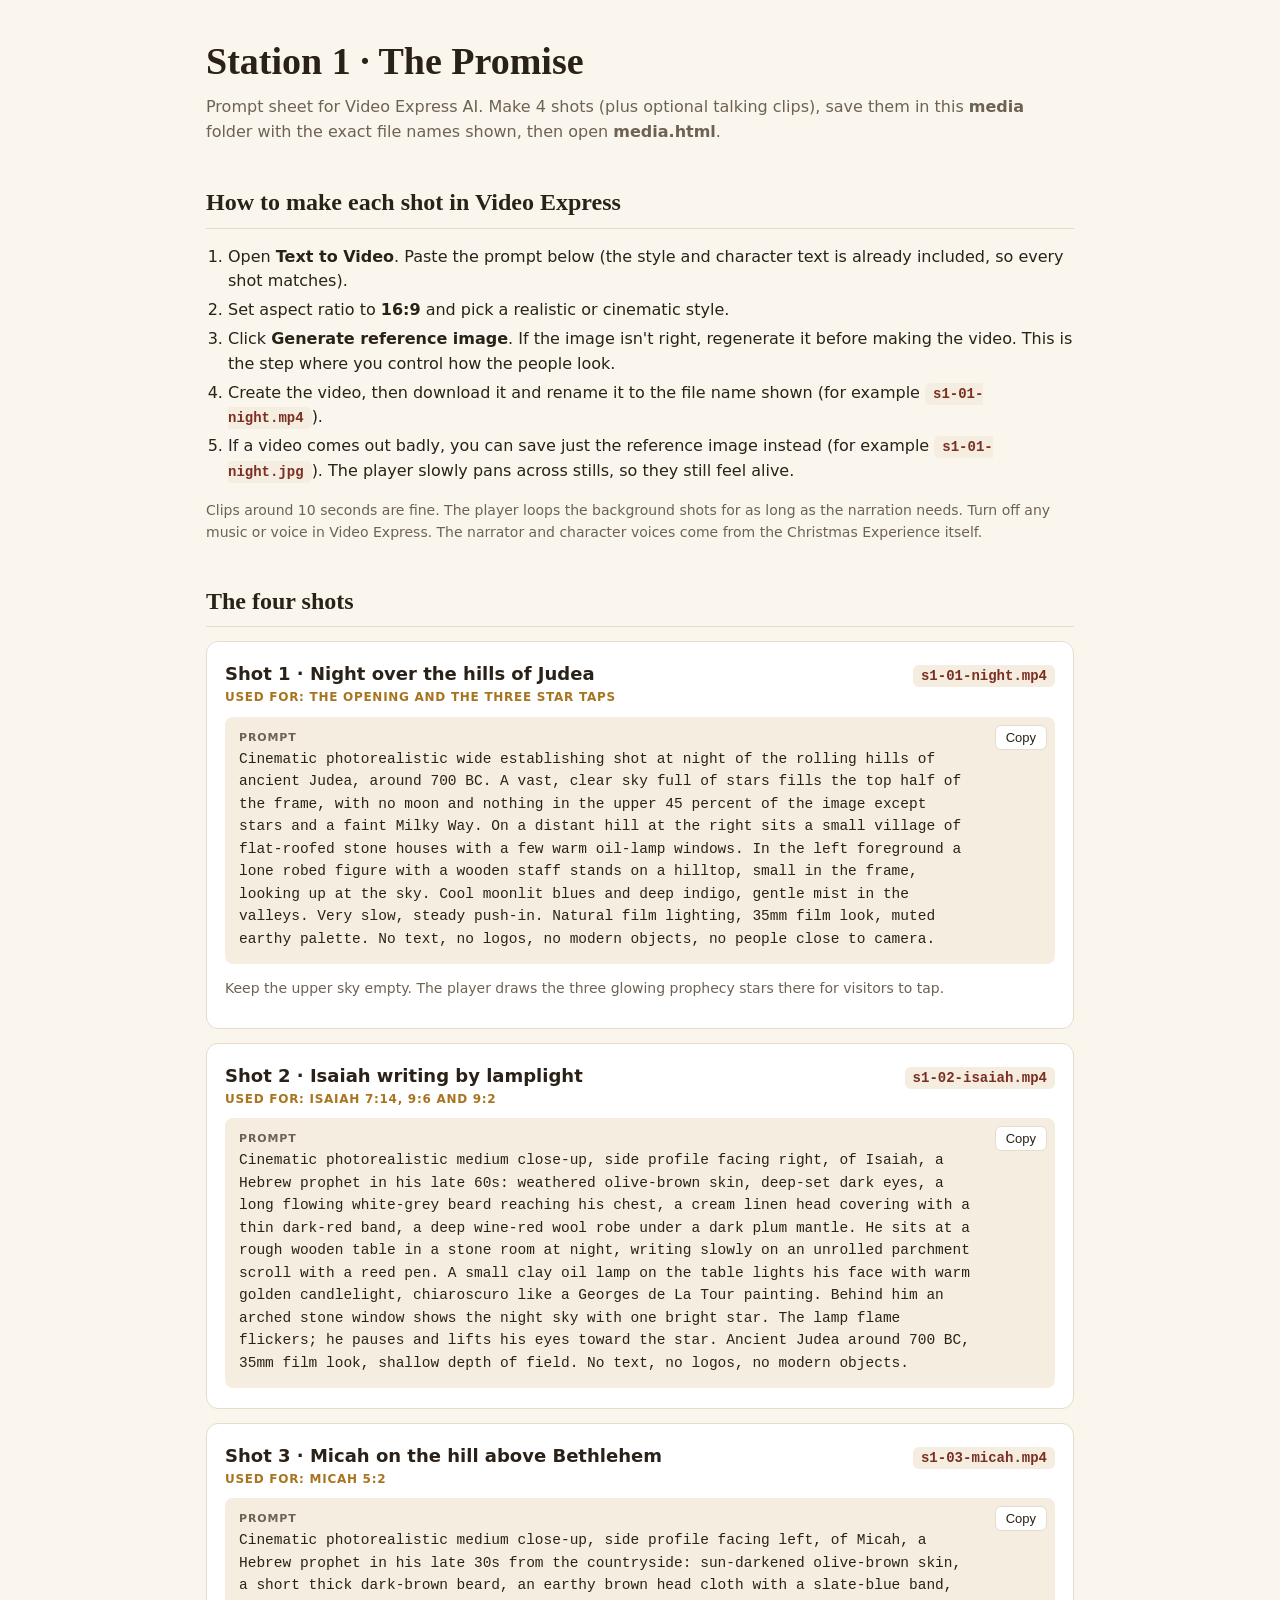
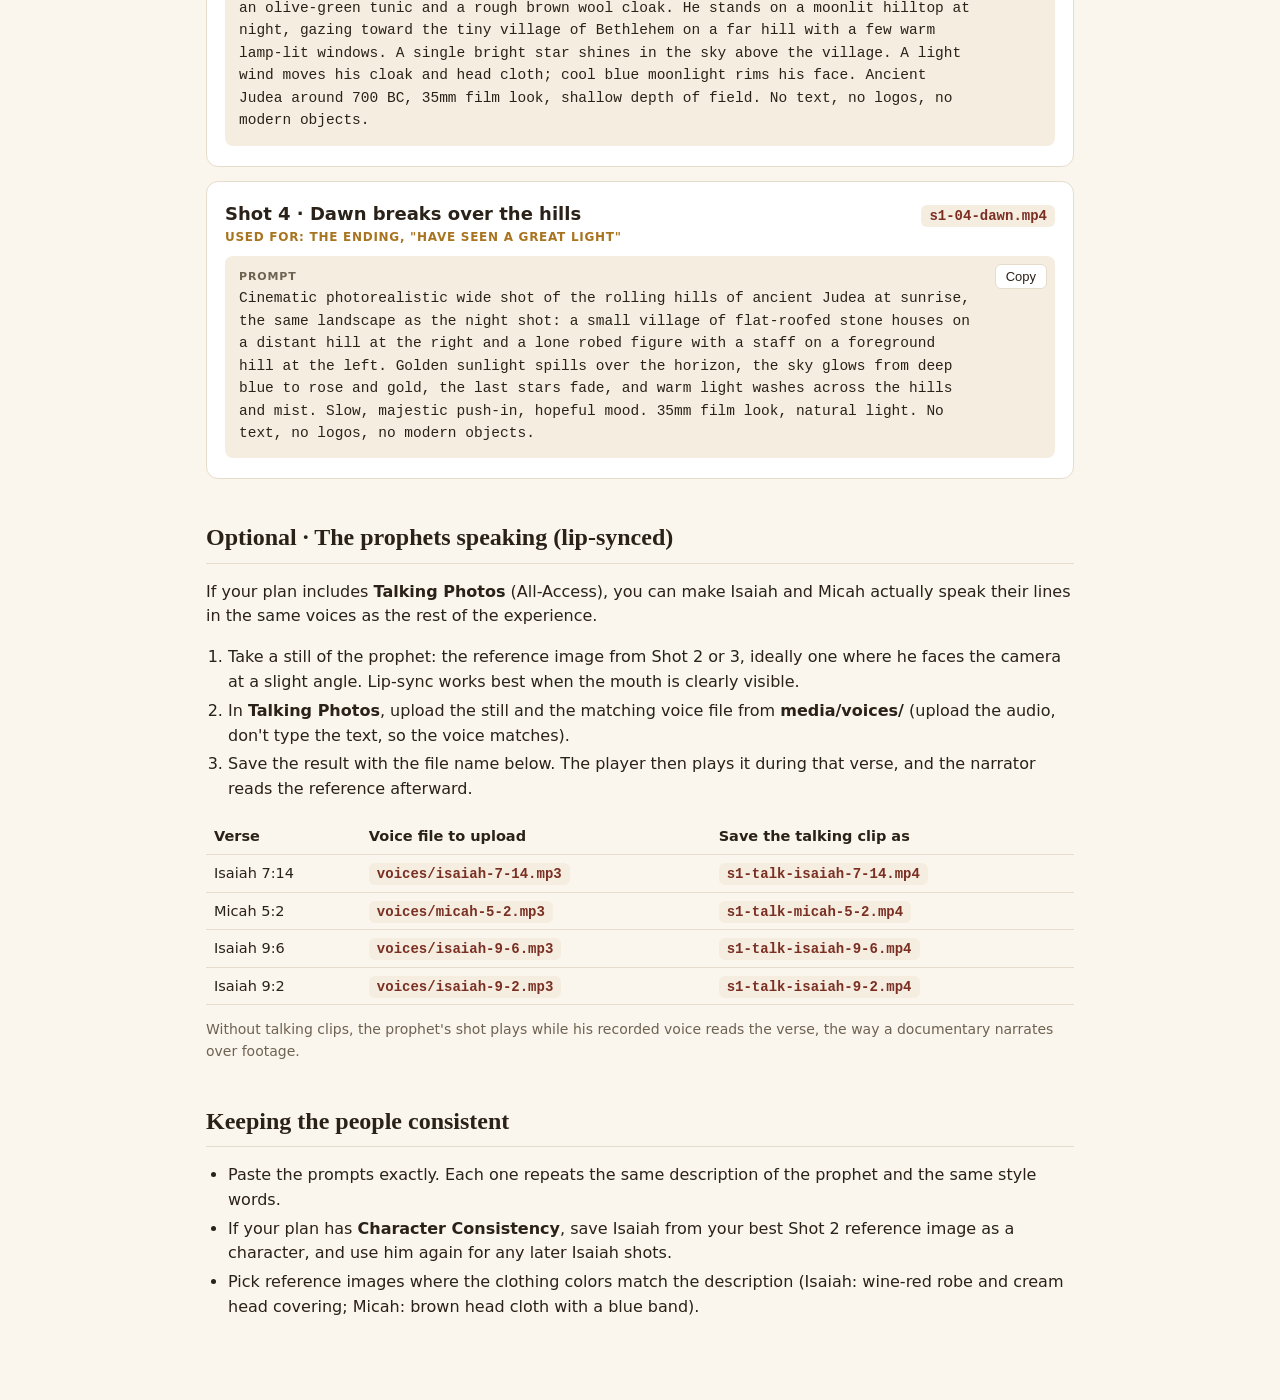
<file: experiences/christmas/media/PROMPTS.html>
<!doctype html>
<html lang="en">
<head>
<meta charset="utf-8">
<meta name="viewport" content="width=device-width, initial-scale=1">
<title>Station 1 Prompt Sheet</title>
<style>
  :root { --bg:#faf6ee; --card:#fff; --ink:#2a2118; --dim:#6e6252; --line:#e6dccb; --gold:#a8741f; --accent:#7a2f22; --code:#f4ede0; }
  @media (prefers-color-scheme: dark) { :root:not([data-theme="light"]) { --bg:#16120d; --card:#211b14; --ink:#f2e8d6; --dim:#b7a990; --line:#3a3024; --gold:#e8b45c; --accent:#e08a6c; --code:#2b2319; } }
  :root[data-theme="dark"] { --bg:#16120d; --card:#211b14; --ink:#f2e8d6; --dim:#b7a990; --line:#3a3024; --gold:#e8b45c; --accent:#e08a6c; --code:#2b2319; }
  * { box-sizing:border-box; }
  body { margin:0; background:var(--bg); color:var(--ink); font:16px/1.55 "Segoe UI", system-ui, sans-serif; }
  main { max-width:900px; margin:0 auto; padding:32px 16px 64px; }
  h1 { font-family:Georgia, serif; font-size:clamp(26px,4vw,38px); margin:0 0 4px; }
  h2 { font-family:Georgia, serif; font-size:24px; margin:40px 0 10px; padding-bottom:6px; border-bottom:1px solid var(--line); }
  h3 { margin:0; font-size:18px; }
  .sub { color:var(--dim); margin:0 0 20px; }
  .card { background:var(--card); border:1px solid var(--line); border-radius:12px; padding:18px 18px 14px; margin:14px 0; }
  .head { display:flex; justify-content:space-between; align-items:baseline; gap:10px; flex-wrap:wrap; }
  .file { font:600 14px ui-monospace, Consolas, monospace; color:var(--accent); background:var(--code); padding:3px 8px; border-radius:6px; }
  .tag { font-size:12px; font-weight:700; letter-spacing:.06em; text-transform:uppercase; color:var(--gold); }
  .prompt { position:relative; background:var(--code); border-radius:8px; padding:14px 14px 14px; margin:10px 0 6px; font:14.5px/1.55 ui-monospace, Consolas, monospace; white-space:pre-wrap; }
  button.copy { position:absolute; top:8px; right:8px; border:1px solid var(--line); background:var(--card); color:var(--ink); border-radius:6px; padding:4px 10px; font-size:13px; cursor:pointer; }
  button.copy.done { color:#2e8b57; border-color:#2e8b57; }
  .prompt span.lbl { display:block; font:700 11px system-ui; letter-spacing:.08em; text-transform:uppercase; color:var(--dim); margin-bottom:4px; }
  ol, ul { padding-left:22px; } li { margin:4px 0; }
  .note { color:var(--dim); font-size:14px; }
  table { width:100%; border-collapse:collapse; font-size:14.5px; } td, th { text-align:left; padding:7px 8px; border-bottom:1px solid var(--line); vertical-align:top; }
  .prompt { padding-right:80px; }
</style>
</head>
<body>
<main>
  <h1>Station 1 · The Promise</h1>
  <p class="sub">Prompt sheet for Video Express AI. Make 4 shots (plus optional talking clips), save them in this <b>media</b> folder with the exact file names shown, then open <b>media.html</b>.</p>

  <h2>How to make each shot in Video Express</h2>
  <ol>
    <li>Open <b>Text to Video</b>. Paste the prompt below (the style and character text is already included, so every shot matches).</li>
    <li>Set aspect ratio to <b>16:9</b> and pick a realistic or cinematic style.</li>
    <li>Click <b>Generate reference image</b>. If the image isn't right, regenerate it before making the video. This is the step where you control how the people look.</li>
    <li>Create the video, then download it and rename it to the file name shown (for example <span class="file">s1-01-night.mp4</span>).</li>
    <li>If a video comes out badly, you can save just the reference image instead (for example <span class="file">s1-01-night.jpg</span>). The player slowly pans across stills, so they still feel alive.</li>
  </ol>
  <p class="note">Clips around 10 seconds are fine. The player loops the background shots for as long as the narration needs. Turn off any music or voice in Video Express. The narrator and character voices come from the Christmas Experience itself.</p>

  <h2>The four shots</h2>

  <div class="card">
    <div class="head"><h3>Shot 1 · Night over the hills of Judea</h3><span class="file">s1-01-night.mp4</span></div>
    <div class="tag">Used for: the opening and the three star taps</div>
    <div class="prompt"><span class="lbl">Prompt</span><button class="copy">Copy</button>Cinematic photorealistic wide establishing shot at night of the rolling hills of ancient Judea, around 700 BC. A vast, clear sky full of stars fills the top half of the frame, with no moon and nothing in the upper 45 percent of the image except stars and a faint Milky Way. On a distant hill at the right sits a small village of flat-roofed stone houses with a few warm oil-lamp windows. In the left foreground a lone robed figure with a wooden staff stands on a hilltop, small in the frame, looking up at the sky. Cool moonlit blues and deep indigo, gentle mist in the valleys. Very slow, steady push-in. Natural film lighting, 35mm film look, muted earthy palette. No text, no logos, no modern objects, no people close to camera.</div>
    <p class="note">Keep the upper sky empty. The player draws the three glowing prophecy stars there for visitors to tap.</p>
  </div>

  <div class="card">
    <div class="head"><h3>Shot 2 · Isaiah writing by lamplight</h3><span class="file">s1-02-isaiah.mp4</span></div>
    <div class="tag">Used for: Isaiah 7:14, 9:6 and 9:2</div>
    <div class="prompt"><span class="lbl">Prompt</span><button class="copy">Copy</button>Cinematic photorealistic medium close-up, side profile facing right, of Isaiah, a Hebrew prophet in his late 60s: weathered olive-brown skin, deep-set dark eyes, a long flowing white-grey beard reaching his chest, a cream linen head covering with a thin dark-red band, a deep wine-red wool robe under a dark plum mantle. He sits at a rough wooden table in a stone room at night, writing slowly on an unrolled parchment scroll with a reed pen. A small clay oil lamp on the table lights his face with warm golden candlelight, chiaroscuro like a Georges de La Tour painting. Behind him an arched stone window shows the night sky with one bright star. The lamp flame flickers; he pauses and lifts his eyes toward the star. Ancient Judea around 700 BC, 35mm film look, shallow depth of field. No text, no logos, no modern objects.</div>
  </div>

  <div class="card">
    <div class="head"><h3>Shot 3 · Micah on the hill above Bethlehem</h3><span class="file">s1-03-micah.mp4</span></div>
    <div class="tag">Used for: Micah 5:2</div>
    <div class="prompt"><span class="lbl">Prompt</span><button class="copy">Copy</button>Cinematic photorealistic medium close-up, side profile facing left, of Micah, a Hebrew prophet in his late 30s from the countryside: sun-darkened olive-brown skin, a short thick dark-brown beard, an earthy brown head cloth with a slate-blue band, an olive-green tunic and a rough brown wool cloak. He stands on a moonlit hilltop at night, gazing toward the tiny village of Bethlehem on a far hill with a few warm lamp-lit windows. A single bright star shines in the sky above the village. A light wind moves his cloak and head cloth; cool blue moonlight rims his face. Ancient Judea around 700 BC, 35mm film look, shallow depth of field. No text, no logos, no modern objects.</div>
  </div>

  <div class="card">
    <div class="head"><h3>Shot 4 · Dawn breaks over the hills</h3><span class="file">s1-04-dawn.mp4</span></div>
    <div class="tag">Used for: the ending, "have seen a great light"</div>
    <div class="prompt"><span class="lbl">Prompt</span><button class="copy">Copy</button>Cinematic photorealistic wide shot of the rolling hills of ancient Judea at sunrise, the same landscape as the night shot: a small village of flat-roofed stone houses on a distant hill at the right and a lone robed figure with a staff on a foreground hill at the left. Golden sunlight spills over the horizon, the sky glows from deep blue to rose and gold, the last stars fade, and warm light washes across the hills and mist. Slow, majestic push-in, hopeful mood. 35mm film look, natural light. No text, no logos, no modern objects.</div>
  </div>

  <h2>Optional · The prophets speaking (lip-synced)</h2>
  <p>If your plan includes <b>Talking Photos</b> (All-Access), you can make Isaiah and Micah actually speak their lines in the same voices as the rest of the experience.</p>
  <ol>
    <li>Take a still of the prophet: the reference image from Shot 2 or 3, ideally one where he faces the camera at a slight angle. Lip-sync works best when the mouth is clearly visible.</li>
    <li>In <b>Talking Photos</b>, upload the still and the matching voice file from <b>media/voices/</b> (upload the audio, don't type the text, so the voice matches).</li>
    <li>Save the result with the file name below. The player then plays it during that verse, and the narrator reads the reference afterward.</li>
  </ol>
  <table>
    <tr><th>Verse</th><th>Voice file to upload</th><th>Save the talking clip as</th></tr>
    <tr><td>Isaiah 7:14</td><td><span class="file">voices/isaiah-7-14.mp3</span></td><td><span class="file">s1-talk-isaiah-7-14.mp4</span></td></tr>
    <tr><td>Micah 5:2</td><td><span class="file">voices/micah-5-2.mp3</span></td><td><span class="file">s1-talk-micah-5-2.mp4</span></td></tr>
    <tr><td>Isaiah 9:6</td><td><span class="file">voices/isaiah-9-6.mp3</span></td><td><span class="file">s1-talk-isaiah-9-6.mp4</span></td></tr>
    <tr><td>Isaiah 9:2</td><td><span class="file">voices/isaiah-9-2.mp3</span></td><td><span class="file">s1-talk-isaiah-9-2.mp4</span></td></tr>
  </table>
  <p class="note">Without talking clips, the prophet's shot plays while his recorded voice reads the verse, the way a documentary narrates over footage.</p>

  <h2>Keeping the people consistent</h2>
  <ul>
    <li>Paste the prompts exactly. Each one repeats the same description of the prophet and the same style words.</li>
    <li>If your plan has <b>Character Consistency</b>, save Isaiah from your best Shot 2 reference image as a character, and use him again for any later Isaiah shots.</li>
    <li>Pick reference images where the clothing colors match the description (Isaiah: wine-red robe and cream head covering; Micah: brown head cloth with a blue band).</li>
  </ul>
</main>
<script>
  document.querySelectorAll("button.copy").forEach(b => b.addEventListener("click", async () => {
    const text = b.parentElement.textContent.replace(/^Prompt\s*/, "").replace(b.textContent, "").trim();
    try { await navigator.clipboard.writeText(text); }
    catch (e) { const t = document.createElement("textarea"); t.value = text; document.body.appendChild(t); t.select(); document.execCommand("copy"); t.remove(); }
    b.textContent = "Copied"; b.classList.add("done"); setTimeout(() => { b.textContent = "Copy"; b.classList.remove("done"); }, 1500);
  }));
</script>
</body>
</html>
</file>
